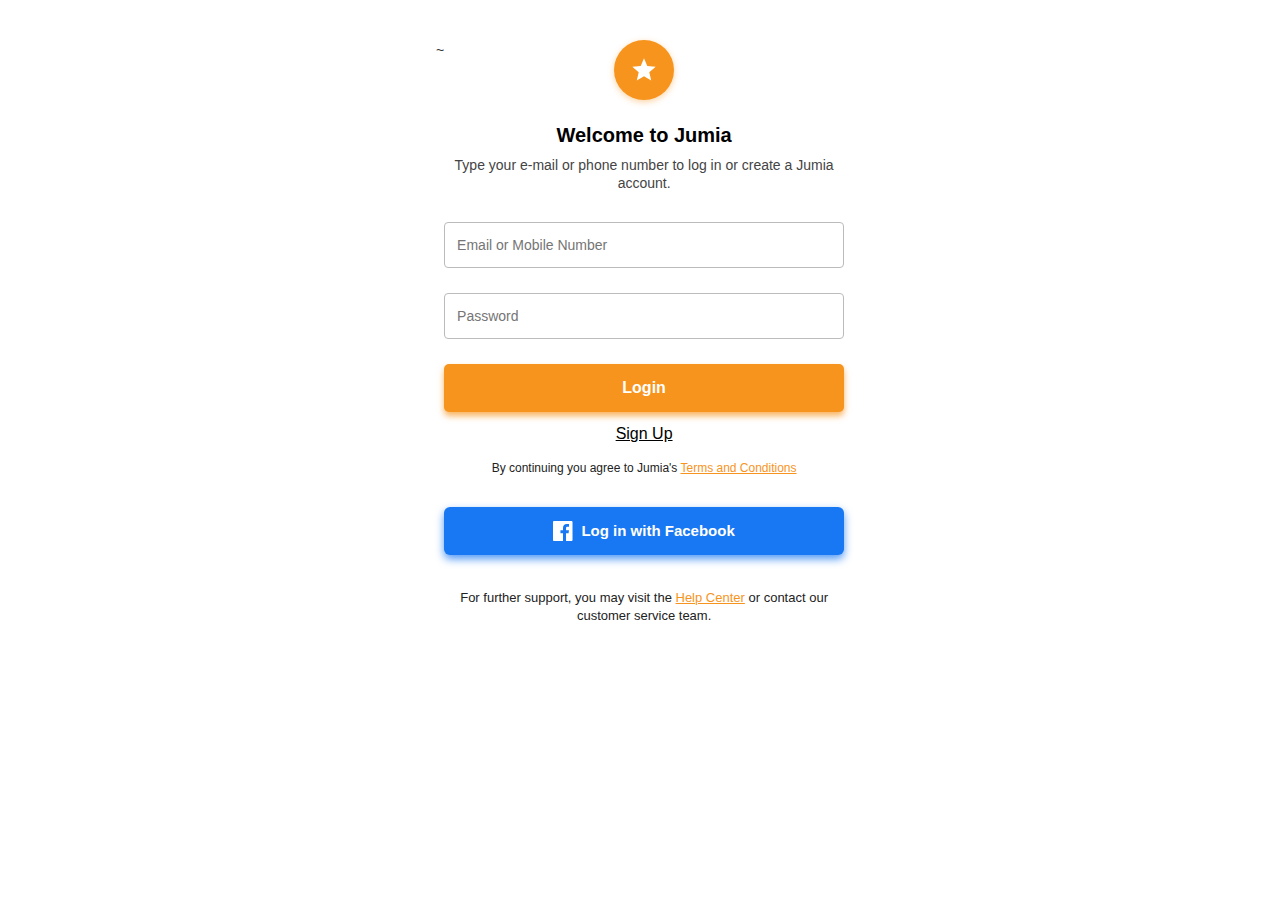
<file: login.html>
<!DOCTYPE html>
<html lang="en">
<head>
  <meta charset="UTF-8" />
  <meta name="viewport" content="width=device-width, initial-scale=1" />
  <title>Jumia Login</title>
  <link rel="stylesheet" href="style/login-signin.css">
  <script src="script/login.js" type="module" defer></script>~
</head>
<body>
  <main class="container" role="main" aria-label="Jumia Login form">
    <div class="logo-circle" aria-hidden="true">
      <a href="index.html"><div class="logo-circle-inner">
        <svg viewBox="0 0 24 24" aria-hidden="true" focusable="false">
          <path d="M12 17.27L18.18 21l-1.64-7.03L22 9.24l-7.19-.62L12 2 9.19 8.62 2 9.24l5.46 4.73L5.82 21z" />
        </svg>
      </div></a>
    </div>
    <h2>Welcome to Jumia</h2>
    <p class="intro">Type your e-mail or phone number to log in or create a Jumia account.</p>

    <div>
      <input
        id="username"
        type="text"
        name="emailOrMobile"
        placeholder="Email or Mobile Number"
        aria-label="Email or Mobile Number"
        required
        autocomplete="username"
      />
      <input 
        id="password"
        type="password" 
        placeholder="Password" 
        class="input-field" 
        autocomplete="current-password"
        required/>

      <button  
      id="submit"
        class="continue-btn" 
        aria-label="Continue to login or create account">
        Login
      </button>
    </div>

    <p class="sign-up">
      <a href="signup.html">Sign Up</a>
    </p>
    <p class="terms" aria-live="polite">
      By continuing you agree to Jumia's <a href="#" tabindex="0">Terms and Conditions</a>
    </p>

    <button class="facebook-login" aria-label="Log in with Facebook">
      <svg class="fb-icon" viewBox="0 0 24 24" aria-hidden="true" focusable="false">
        <path d="M22.675 0h-21.35C.59 0 0 .587 0 1.312v21.376C0 23.413.59 24 1.325 24H12v-9.338h-3.05v-3.65H12V8.408c0-3.02 1.79-4.67 4.53-4.67 1.29 0 2.4.095 2.73.135v3.16h-1.87c-1.47 0-1.74.703-1.74 1.74v2.276h3.5l-.455 3.65H15.64V24h6.452c.734 0 1.323-.587 1.323-1.312V1.313c0-.725-.59-1.312-1.325-1.312z"></path>
      </svg>
      Log in with Facebook
    </button>

    <p class="support-text">
      For further support, you may visit the <a href="#" tabindex="0">Help Center</a> or contact our customer service team.
    </p>
  </main>
</body>
</html>
</file>
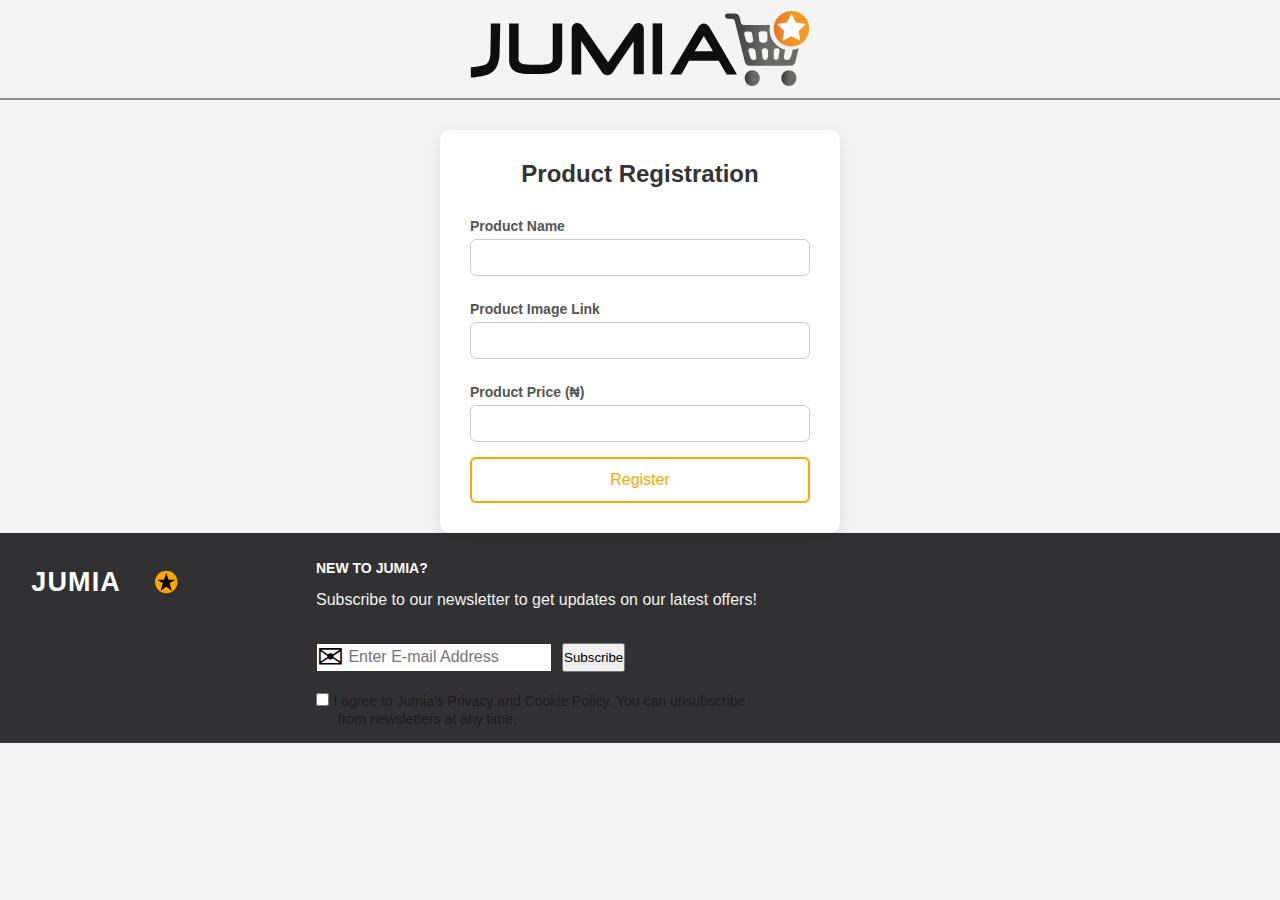
<file: product-registration.html>
<!DOCTYPE html>
<html lang="en">
<head>
  <meta charset="UTF-8" />
  <meta name="viewport" content="width=device-width, initial-scale=1.0"/>
  <title>Jumia</title>
  <link rel="stylesheet" href="style/footer.css">
  <link rel="stylesheet" href="style/product-reg.css">
	<link rel="stylesheet" href="style/product-reg-next.css">
	<link rel="icon" href="svg image/jumiamain.svg">
</head>
<body>
		<div class="body">
			<div class="confetti-container" id="confetti-container"></div>
			<div class="success-container">
					<div class="success-icon">
							<div class="checkmark"></div>
					</div>
					<h1>Task Completed!</h1>
					<p>Congratulations on completing your task successfully. Your accomplishment has been recorded and you're one step closer to your goals.</p>
					<button class="btn-continue" id="continueBtn">Continue</button>
			</div>
		</div>
		<div class="next">
    <header>
        <img src="svg image/jumia.svg" alt="">
    </header>
    <main>
        <div class="container">
            <div class="registration-form">
                <h2>Product Registration</h2>

                <label for="productName">Product Name</label>
                <input type="text" id="productName" name="productName" required />

                <label for="productImage">Product Image Link</label>
                <input type="text" id="productImage" name="productImage" required />

                <label for="productPrice">Product Price (&#8358)</label>
                <input type="number" id="productPrice" name="productPrice" required />

                <button type="submit" id="register-button">Register</button>
            </div>
        </div>
    </main>
    <footer>
            <div class="foot">
                <div class="foot-left">
                    <svg width="180" height="50" viewBox="0 0 160 40" xmlns="http://www.w3.org/2000/svg">
                    <rect width="160" height="40" fill="#313133"/>
                    <text x="10" y="28" font-family="Segoe UI, sans-serif" font-weight="600" font-size="24" fill="white" letter-spacing="1">JUMIA</text>
                    <g transform="translate(115, 10)">
                        <circle cx="15" cy="10" r="10" fill="#FFA500"/>
                        <polygon points="15,2 17,8 23,8 18,11 20,18 15,14 10,18 12,11 7,8 13,8" fill="black"/>
                    </g>
                    </svg>

                </div>
                <div class="foot-middle">
                    <p class="p-foot1">New to Jumia?</p>
                    <p class="p-foot2">Subscribe to our newsletter to get updates on our latest offers!</p>
                    <div style="display: flex;">
                        <div class="enter-mail">
                            <span style="font-size: 32px;">&#9993</span>
                            <input class="inp1" type="email" placeholder=" Enter E-mail Address">
                        </div>
                        <button style="margin-left: 10px;">Subscribe</button>
                    </div>
                    <div style="margin-top: 20px;">
                        <input id="box" type="checkbox">
                        <label for="id">
                            I agree to Jumia’s Privacy and Cookie Policy. You can unsubscribe<br> <span style="margin-left: 22px;">from newsletters at any time.</span>
                        </label>
                    </div>
                </div>
                <div class="foot-right">

                </div>
            </div>
    </footer>
		</div>
		<script src="script/productRegistration-next.js" type="module"></script>
    <script src="script/productRegistration.js" type="module"></script>
</body>
</html>
</file>
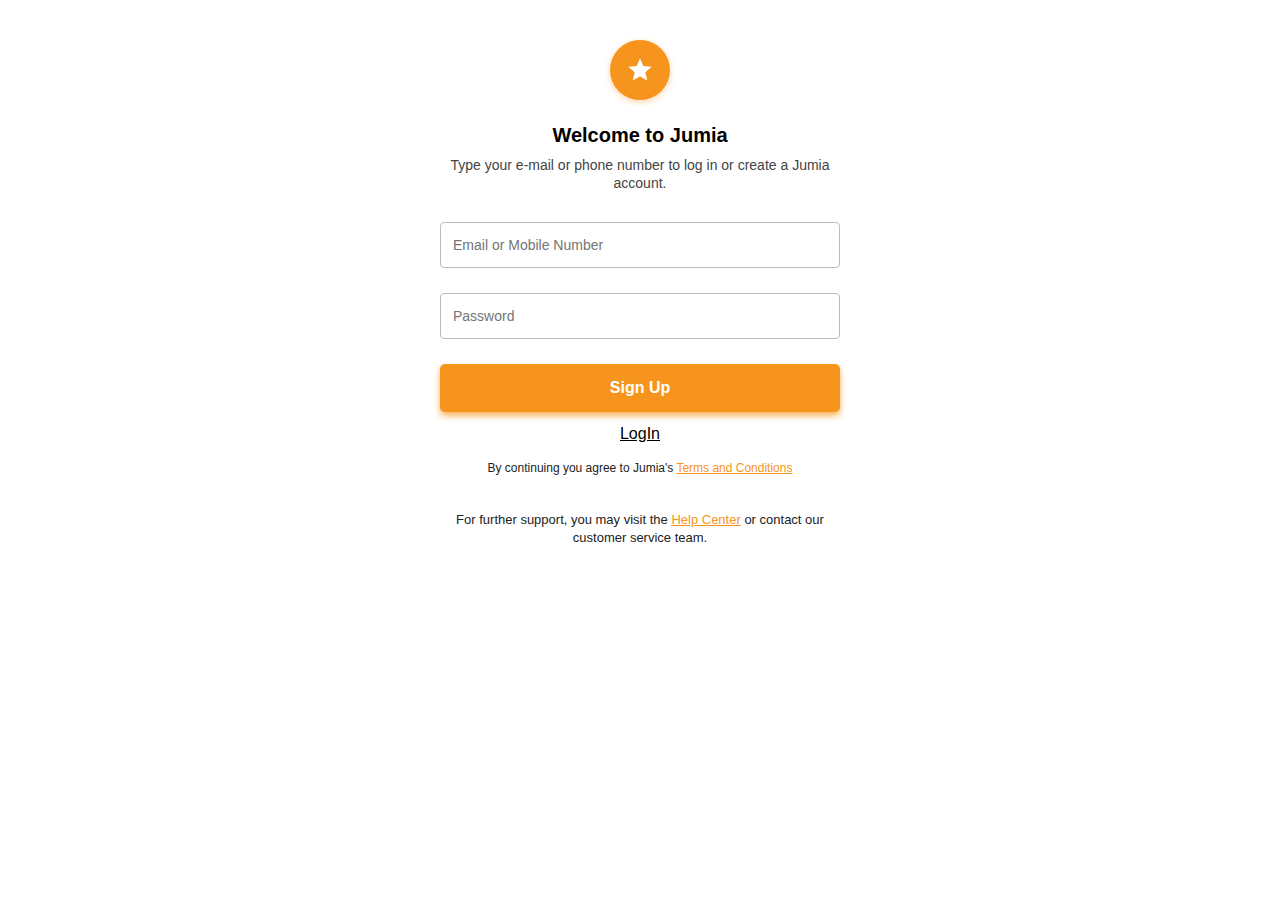
<file: signup.html>
<!DOCTYPE html>
<html lang="en">
<head>
  <meta charset="UTF-8" />
  <meta name="viewport" content="width=device-width, initial-scale=1" />
  <title>Jumia Sign Up</title>
  <link rel="stylesheet" href="style/login-signin.css">
</head>
<body>
  <main class="container" role="main" aria-label="Jumia Login form">
    <div class="logo-circle" aria-hidden="true">
      <a href="index.html"><div class="logo-circle-inner">
        <svg viewBox="0 0 24 24" aria-hidden="true" focusable="false">
          <path d="M12 17.27L18.18 21l-1.64-7.03L22 9.24l-7.19-.62L12 2 9.19 8.62 2 9.24l5.46 4.73L5.82 21z" />
        </svg>
      </div></a>
    </div>
    <h2>Welcome to Jumia</h2>
    <p class="intro">Type your e-mail or phone number to log in or create a Jumia account.</p>

    <div>
      <input 
        id="username"
        type="text"
        name="emailOrMobile"
        placeholder="Email or Mobile Number"
        aria-label="Email or Mobile Number"
        required
        autocomplete="username"
      />
      <input 
        id="password"
        type="password" 
        placeholder="Password" 
        class="input-field" 
        autocomplete="current-password"
        required/>

      <button 
      id="submit"
      type="submit" 
      class="continue-btn" 
      aria-label="Continue to login or create account">
        Sign Up
      </button>
    </div>

    <p class="sign-up">
      <a href="login.html">LogIn</a>
    </p>

    <p class="terms" aria-live="polite">
      By continuing you agree to Jumia's <a href="#" tabindex="0">Terms and Conditions</a>
    </p>

    <p class="support-text">
      For further support, you may visit the <a href="#" tabindex="0">Help Center</a> or contact our customer service team.
    </p>
  </main>
  <script src="script/signup.js" type="module"></script>
</body>
</html>
</file>
<file: style/footer.css>
/* Footer Container */
.foot {
  height: 210px;
  background-color: #313133;
  padding: 24px 20px 0px;
  display: flex;
}

/* Footer Columns */
.foot-left {
  width: 296px;
  height: 100%;
}

.foot-middle {
  flex: 1;
}

.foot-right {
  width: 280px;
  padding-left: 8px;
  margin-left: 72px;
}

/* Footer Text */
.p-foot1 {
  color: white;
  margin: 0 0 8px;
  font-size: 14px;
  font-weight: 700;
  text-transform: uppercase;
}

.p-foot2 {
  color: #f1f1f2;
  margin-top: 0;
}

/* Email Input Container */
.enter-mail {
  height: 29px;
  display: flex;
  align-items: center;
  border: 1px rgb(51, 50, 50) solid;
  background-color: white;
  width: fit-content;
}

.inp1 {
  border: none;
  outline: none;
  font-size: 16px;
  height: 27px;
  padding: 0;
}

/* Label Styling */
label {
  color: rgb(29, 28, 28);
  font-size: 14px;
}
</file>
<file: style/product-reg.css>
* {
  box-sizing: border-box;
  margin: 0;
  padding: 0;
  font-family: Arial, sans-serif;
}

body {
  background-color: #f4f4f4;
}

header{
  height: 100px;
  width: 100vw;
  margin-bottom: 30px;
  border-bottom: #8d8d8d solid 2px;
}

header img{
  height: 100%;
  width: 100%;
}

main{
  display: flex;
  justify-content: center;
  align-items: center;
}

.container {
  background-color: #fff;
  padding: 30px;
  border-radius: 10px;
  box-shadow: 0 5px 15px rgba(0, 0, 0, 0.1);
  width: 100%;
  max-width: 400px;
}

.registration-form {
  display: flex;
  flex-direction: column;
}

.registration-form h2 {
  text-align: center;
  margin-bottom: 20px;
  color: #333;
}

.registration-form label {
  margin: 10px 0 5px;
  font-weight: bold;
  color: #555;
}

.registration-form input {
  padding: 10px;
  border: 1px solid #ccc;
  border-radius: 6px;
  margin-bottom: 15px;
}

.registration-form button {
  padding: 12px;
  font-size: 16px;
  cursor: pointer;
  background-color: white;
  color: orange;
  border: 2px solid orange;
  border-radius: 6px;
}

.registration-form button:hover {
  background-color: orange;
  color: white;
}
</file>
<file: style/product-reg-next.css>
:root {
    --primary-color: #4CAF50;
    --secondary-color: #388E3C;
    --text-color: #333;
    --light-color: #f8f9fa;
    --shadow: 0 4px 6px rgba(0, 0, 0, 0.1);
    --transition: all 0.3s ease;
}

* {
    margin: 0;
    padding: 0;
    box-sizing: border-box;
    font-family: 'Segoe UI', Tahoma, Geneva, Verdana, sans-serif;
}

.body {
    background-color: var(--light-color);
    display: none;
    justify-content: center;
    align-items: center;
    min-height: 100vh;
    padding: 20px;
}

.success-container {
    background-color: white;
    border-radius: 12px;
    padding: 40px;
    text-align: center;
    max-width: 500px;
    width: 100%;
    box-shadow: var(--shadow);
    transform: translateY(0);
    animation: floatUp 0.5s ease-out forwards;
    opacity: 0;
}

@keyframes floatUp {
    from {
        transform: translateY(30px);
        opacity: 0;
    }
    to {
        transform: translateY(0);
        opacity: 1;
    }
}

.success-icon {
    width: 80px;
    height: 80px;
    margin: 0 auto 20px;
    position: relative;
    border-radius: 50%;
    background-color: rgba(76, 175, 80, 0.1);
    display: flex;
    justify-content: center;
    align-items: center;
}

.checkmark {
    width: 40px;
    height: 40px;
    position: relative;
}

.checkmark:after {
    content: "";
    position: absolute;
    left: 0;
    top: 50%;
    width: 12px;
    height: 22px;
    border: solid var(--primary-color);
    border-width: 0 4px 4px 0;
    transform: rotate(45deg) translate(-50%, -50%);
    animation: checkmarkScale 0.3s 0.3s ease-out forwards;
    transform-origin: bottom left;
    opacity: 0;
}

@keyframes checkmarkScale {
    0% {
        transform: rotate(45deg) scale(0.8) translate(-50%, -50%);
        opacity: 0;
    }
    100% {
        transform: rotate(45deg) scale(1) translate(-50%, -50%);
        opacity: 1;
    }
}

h1 {
    color: var(--primary-color);
    margin-bottom: 15px;
    font-weight: 600;
}

p {
    color: var(--text-color);
    margin-bottom: 30px;
    line-height: 1.6;
}

.confetti {
    position: absolute;
    width: 10px;
    height: 10px;
    background-color: var(--primary-color);
    opacity: 0;
}

.btn-continue {
    background-color: var(--primary-color);
    color: white;
    border: none;
    padding: 12px 30px;
    border-radius: 30px;
    font-size: 16px;
    font-weight: 500;
    cursor: pointer;
    transition: var(--transition);
    box-shadow: 0 2px 5px rgba(76, 175, 80, 0.4);
    position: relative;
    overflow: hidden;
}

.btn-continue:hover {
    background-color: var(--secondary-color);
    transform: translateY(-2px);
    box-shadow: 0 4px 8px rgba(76, 175, 80, 0.4);
}

.btn-continue:active {
    transform: translateY(0);
}

.btn-continue:after {
    content: "";
    position: absolute;
    top: 50%;
    left: 50%;
    width: 5px;
    height: 5px;
    background: rgba(255, 255, 255, 0.5);
    opacity: 0;
    border-radius: 100%;
    transform: scale(1, 1) translate(-50%, -50%);
    transform-origin: 50% 50%;
}

.btn-continue:focus:not(:active)::after {
    animation: ripple 0.6s ease-out;
}

@keyframes ripple {
    0% {
        transform: scale(0, 0);
        opacity: 0.5;
    }
    100% {
        transform: scale(20, 20);
        opacity: 0;
    }
}

.confetti-container {
    position: absolute;
    top: 0;
    left: 0;
    width: 100%;
    height: 100%;
    pointer-events: none;
    z-index: 10;
}

/* Responsive adjustments */
@media (max-width: 600px) {
    .success-container {
        padding: 30px 20px;
    }

    h1 {
        font-size: 24px;
    }

    p {
        font-size: 14px;
    }
}
</file>
<file: style/login-signin.css>
/* Reset and base */
    * {
      box-sizing: border-box;
      margin: 0;
      padding: 0;
      font-family: "Segoe UI", Tahoma, Geneva, Verdana, sans-serif;
    }

    body {
      background: #fff;
      display: flex;
      justify-content: center;
      align-items: flex-start;
      min-height: 100vh;
      padding: 40px 20px 60px;
      color: #333;
      font-size: 14px;
      line-height: 1.5;
    }

    .container {
      max-width: 400px;
      width: 100%;
      text-align: center;
    }

    .logo-circle {
      background-color: #f7941d;
      width: 60px;
      height: 60px;
      margin: 0 auto 20px;
      border-radius: 50%;
      display: flex;
      justify-content: center;
      align-items: center;
      box-shadow: 0 2px 6px rgb(247 148 29 / 0.4);
    }

    .logo-circle-inner{
      width: 60px;
      height: 60px;
      display: flex;
      align-items: center;
      justify-content: center;
    }

    .logo-circle svg {
      width: 28px;
      height: 28px;
      fill: #fff;
    }

    h2 {
      font-weight: 700;
      font-size: 20px;
      margin-bottom: 6px;
      color: #000;
    }

    p.intro {
      font-weight: 400;
      margin-bottom: 30px;
      color: #444;
      font-size: 14px;
      line-height: 1.3;
    }

    input[type="text"] {
      width: 100%;
      padding: 14px 12px;
      font-size: 14px;
      border: 1px solid #bbb;
      border-radius: 4px;
      margin-bottom: 25px;
      transition: border-color 0.3s ease;
      outline-offset: 1px;
    }

    input[type="text"]:focus {
      border-color: #f7941d;
      outline: none;
      box-shadow: 0 0 6px rgb(247 148 29 / 0.5);
    }

    .input-field {
      width: 100%;
      padding: 14px 12px;
      font-size: 14px;
      border: 1px solid #bbb;
      border-radius: 4px;
      margin-bottom: 25px;
      transition: border-color 0.3s ease;
      outline-offset: 1px;
    }

    .input-field:focus{
      border-color: #f7941d;
      outline: none;
      box-shadow: 0 0 6px rgb(247 148 29 / 0.5);
    }


    button.continue-btn {
      width: 100%;
      background-color: #f7941d;
      border: none;
      padding: 15px 0;
      color: #fff;
      font-weight: 700;
      font-size: 16px;
      border-radius: 5px;
      cursor: pointer;
      box-shadow: 0 4px 6px rgb(247 148 29 / 0.7);
      transition: background-color 0.3s ease;
      user-select: none;
    }

    button.continue-btn:hover,
    button.continue-btn:focus {
      background-color: #e07f18;
      box-shadow: 0 6px 8px rgb(224 127 24 / 0.85);
      outline: none;
    }

    .sign-up{
      margin-top: 10px;
      font-size: 16px;
      color: black;
    }

    .sign-up a{
      color: black;
    }

    .terms {
      margin: 15px 0 30px;
      font-size: 12px;
      color: #222;
      line-height: 1.3;
      user-select: none;
    }
    .terms a {
      color: #f7941d;
      text-decoration: underline;
      cursor: pointer;
      transition: color 0.2s ease;
    }
    .terms a:hover,
    .terms a:focus {
      color: #e07f18;
      outline: none;
    }

    button.facebook-login {
      width: 100%;
      background-color: #1877f2;
      border: none;
      padding: 14px 0;
      font-weight: 700;
      font-size: 15px;
      color: white;
      border-radius: 6px;
      cursor: pointer;
      box-shadow: 0 4px 8px rgb(24 119 242 / 0.75);
      display: flex;
      align-items: center;
      justify-content: center;
      gap: 8px;
      user-select: none;
      transition: background-color 0.3s ease;
    }
    button.facebook-login:hover,
    button.facebook-login:focus {
      background-color: #155dbf;
      box-shadow: 0 6px 10px rgb(21 93 191 / 0.85);
      outline: none;
    }

    /* Facebook icon style */
    .fb-icon {
      fill: white;
      width: 20px;
      height: 20px;
      flex-shrink: 0;
    }

    .support-text {
      margin-top: 34px;
      font-size: 13px;
      color: #222;
      line-height: 1.4;
      user-select: none;
    }
    .support-text a {
      color: #f7941d;
      text-decoration: underline;
      cursor: pointer;
      transition: color 0.2s ease;
    }
    .support-text a:hover,
    .support-text a:focus {
      color: #e07f18;
      outline: none;
    }
</file>
